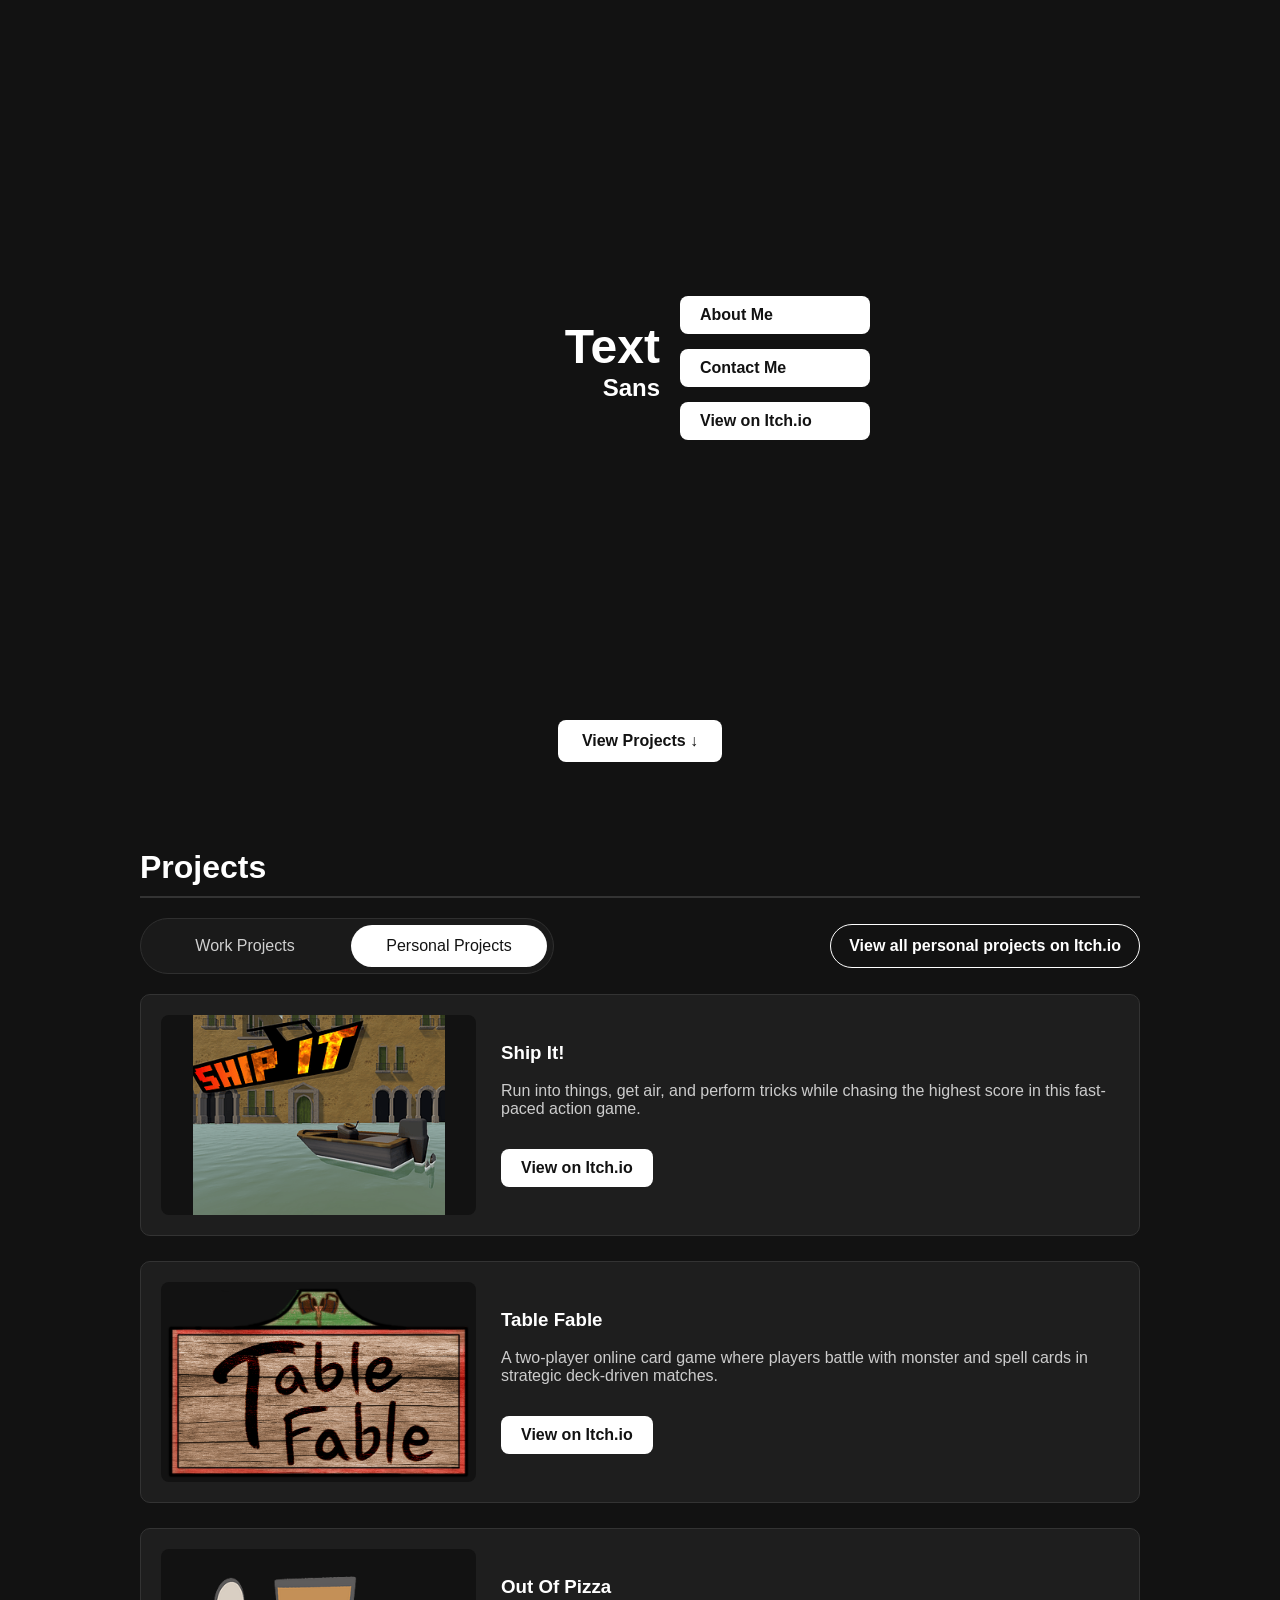
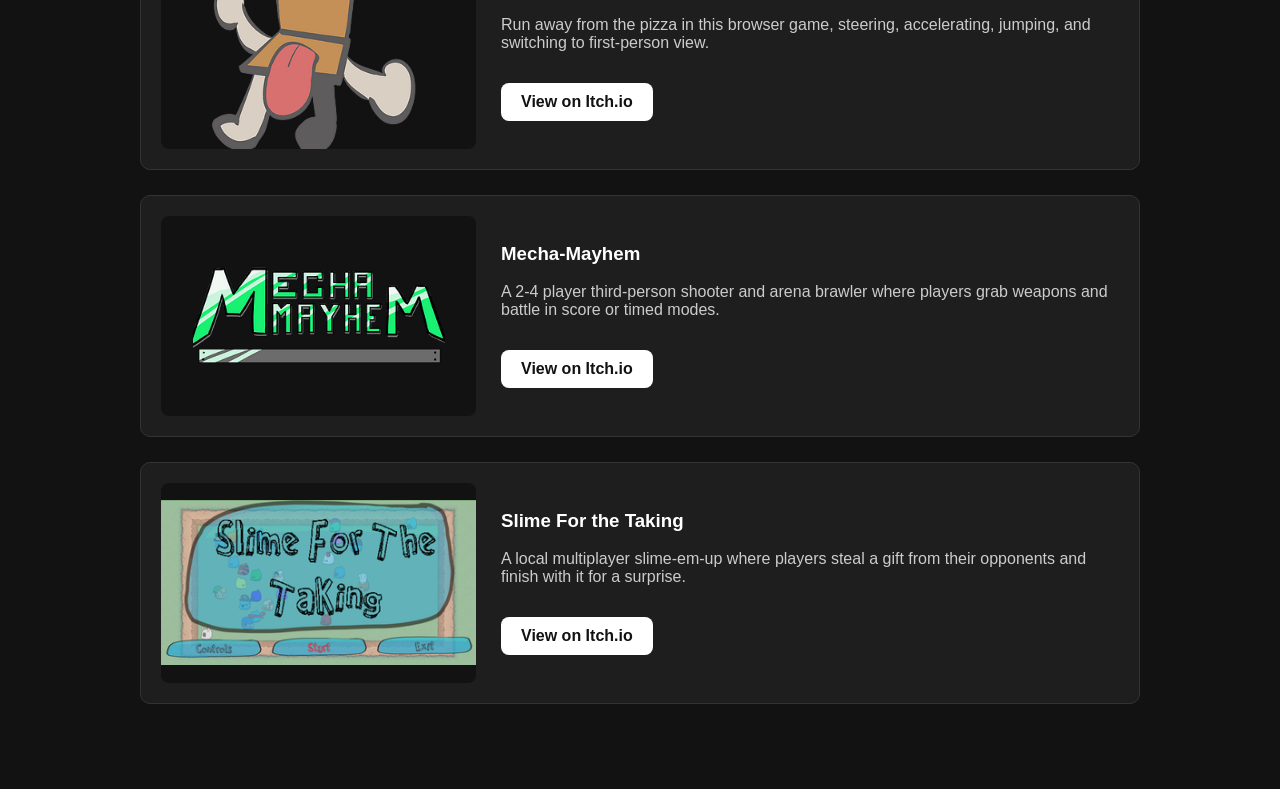
<file: index.html>
<!DOCTYPE html>
<html lang="en">

<head>
    <meta charset="UTF-8">
    <meta name="viewport" content="width=device-width, initial-scale=1.0">
    <title>Hello World</title>

    <link rel="stylesheet" href="styles.css">

</head>

<body>

    <header>
        <div class="split-view">
            <div class="left">
                <h1>Text</h1>
                <h2>Sans</h2>
            </div>
            <div class="right">
                <a href="Projects/project1.html" target="_blank" class="project-btn">About Me</a>
                <a href="Projects/project1.html" target="_blank" class="project-btn">Contact Me</a>
                <a href="https://leo-buono.itch.io/" target="_blank" rel="noopener noreferrer" class="project-btn">View on Itch.io</a>
                <!-- <a href="Projects/project1.html" target="_blank" class="project-btn">View Project</a> -->
            </div>
        </div>
    </header>
    <div class="hero">
        <a href="#projects" class="scroll-btn">View Projects ↓</a>
    </div>
    <section id="projects" class="projects">
        <h2>Projects</h2>

        <div class="project-tabs">
            <input type="radio" name="project-tab" id="personal-projects-tab" checked>
            <input type="radio" name="project-tab" id="work-projects-tab">

            <div class="project-tabs-header">
                <div class="project-tab-labels" role="tablist" aria-label="Project categories">
                    <label for="work-projects-tab" class="project-tab-label">Work Projects</label>
                    <label for="personal-projects-tab" class="project-tab-label">Personal Projects</label>
                </div>
                <a href="https://leo-buono.itch.io/" target="_blank" rel="noopener noreferrer" class="itch-projects-btn">
                    View all personal projects on Itch.io
                </a>
            </div>

            <div class="project-tab-panel personal-projects" role="tabpanel">
                <div class="project-card">
                    <div class="project-image">
                        <img src="images/project1.png" alt="Ship It! Screenshot">
                    </div>
                    <div class="project-info">
                        <h3>Ship It!</h3>
                        <p>
                            Run into things, get air, and perform tricks while chasing the highest score in this fast-paced action game.
                        </p>
                        <a href="https://leo-buono.itch.io/shipit" target="_blank" rel="noopener noreferrer" class="project-btn">View on Itch.io</a>
                    </div>
                </div>


                <div class="project-card">
                    <div class="project-image">
                        <img src="images/Project3.png" alt="Table Fable Screenshot">
                    </div>
                    <div class="project-info">
                        <h3>Table Fable</h3>
                        <p>A two-player online card game where players battle with monster and spell cards in strategic deck-driven matches.</p>
                        <a href="https://jjthething.itch.io/table-fable" target="_blank" rel="noopener noreferrer" class="project-btn">View on Itch.io</a>
                    </div>
                </div>

                <div class="project-card">
                    <div class="project-image">
                        <img src="images/project2.png" alt="Spirits of Vidr Screenshot">
                    </div>
                    <div class="project-info">
                        <h3>Out Of Pizza</h3>
                        <p>Run away from the pizza in this browser game, steering, accelerating, jumping, and switching to first-person view.</p>
                        <a href="https://jjthething.itch.io/oop" target="_blank" rel="noopener noreferrer" class="project-btn">View on Itch.io</a>
                    </div>
                </div>

                <div class="project-card">
                    <div class="project-image">
                        <img src="images/Project4.png" alt="Project Four Screenshot">
                    </div>
                    <div class="project-info">
                        <h3>Mecha-Mayhem</h3>
                        <p>A 2-4 player third-person shooter and arena brawler where players grab weapons and battle in score or timed modes.</p>
                        <a href="https://jjthething.itch.io/mm-demo" target="_blank" rel="noopener noreferrer" class="project-btn">View on Itch.io</a>
                    </div>
                </div>

                <div class="project-card">
                    <div class="project-image">
                        <img src="images/Project5.png" alt="Project Five Screenshot">
                    </div>
                    <div class="project-info">
                        <h3>Slime For the Taking</h3>
                        <p>A local multiplayer slime-em-up where players steal a gift from their opponents and finish with it for a surprise.</p>
                        <a href="https://estonianmuskrat.itch.io/slime-for-the-taking" target="_blank" rel="noopener noreferrer" class="project-btn">View on Itch.io</a>
                    </div>
                </div>

                <!-- <div class="project-card">
                    <div class="project-image">
                        <img src="images/Project6.png" alt="Project Six Screenshot">
                    </div>
                    <div class="project-info">
                        <h3>Slime For The Taking</h3>
                        <p>A short description of your sixth personal project.</p>
                        <a href="https://leo-buono.itch.io/slime-for-the-taking" target="_blank" rel="noopener noreferrer" class="project-btn">View on Itch.io</a>
                    </div>
                </div> -->

            </div>

            <div class="project-tab-panel work-projects" role="tabpanel">
                <div class="project-card">
                    <h3>Project Two</h3>
                    <p>A short description of your second project.</p>
                </div>

                <div class="project-card">
                    <h3>Project Three</h3>
                    <p>A short description of your third project.</p>
                </div>
            </div>
        </div>
    </section>

</body>

</html>
</file>
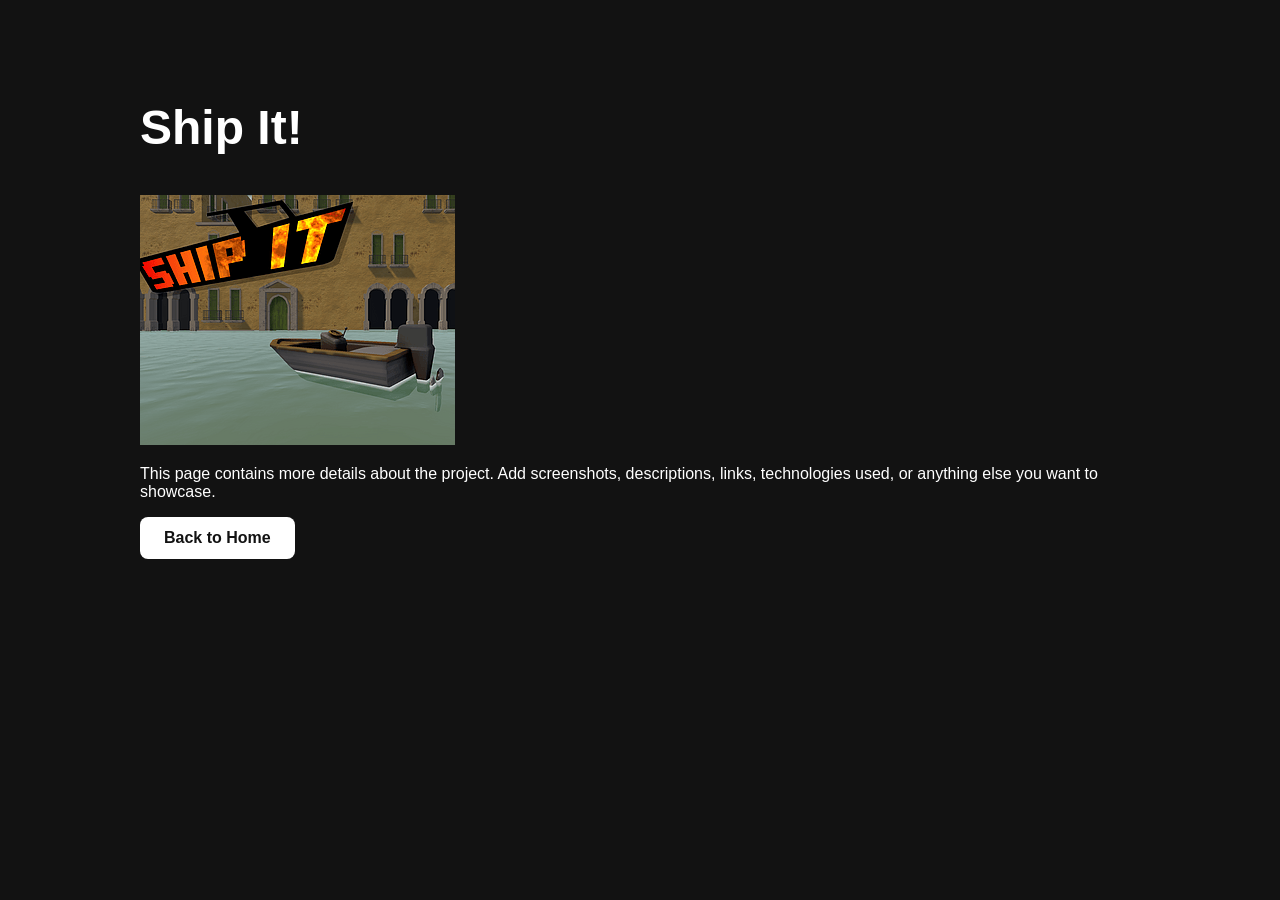
<file: Projects/project1.html>
<!DOCTYPE html>
<html lang="en">
<head>
    <meta charset="UTF-8">
    <meta name="viewport" content="width=device-width, initial-scale=1.0">
    <title>Ship It!</title>
    <link rel="stylesheet" href="styles.css">
</head>
<body>

    <section class="project-page">
        <h1>Ship It!</h1>

        <img src="../images/project1.png" alt="Project One Screenshot">

        <p>
            This page contains more details about the project.
            Add screenshots, descriptions, links, technologies used,
            or anything else you want to showcase.
        </p>

        <a href="../index.html" class="scroll-btn">Back to Home</a>
    </section>

</body>
</html>
</file>
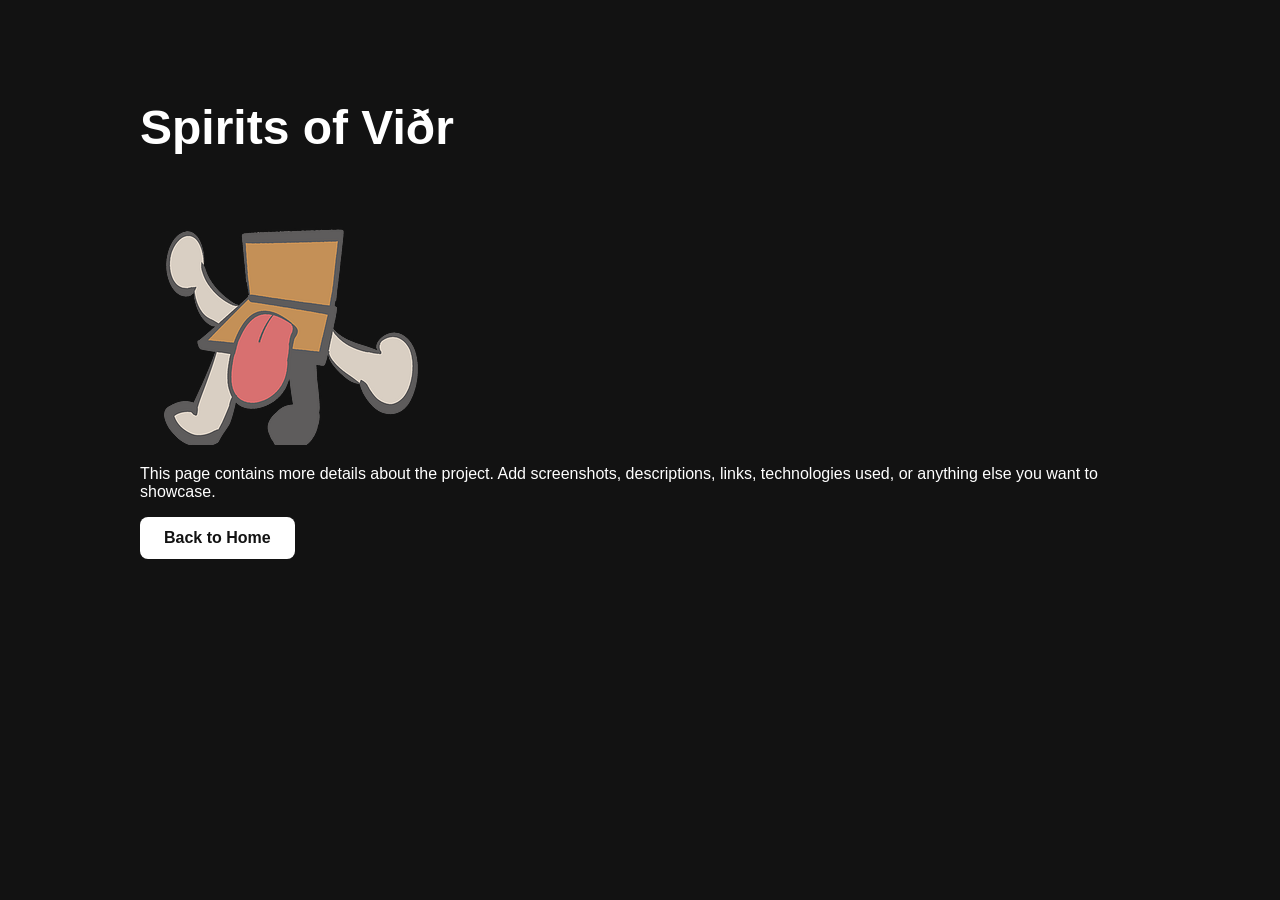
<file: Projects/project2.html>
<!DOCTYPE html>
<html lang="en">
<head>
    <meta charset="UTF-8">
    <meta name="viewport" content="width=device-width, initial-scale=1.0">
    <title>Spirits of Viðr</title>
    <link rel="stylesheet" href="styles.css">
</head>
<body>
    <section class="project-page">
        <h1>Spirits of Viðr</h1>
        <img src="../images/project2.png" alt="Project Two Screenshot">
        <p>This page contains more details about the project. Add screenshots, descriptions, links, technologies used, or anything else you want to showcase.</p>
        <a href="../index.html" class="scroll-btn">Back to Home</a>
    </section>
</body>
</html>
</file>
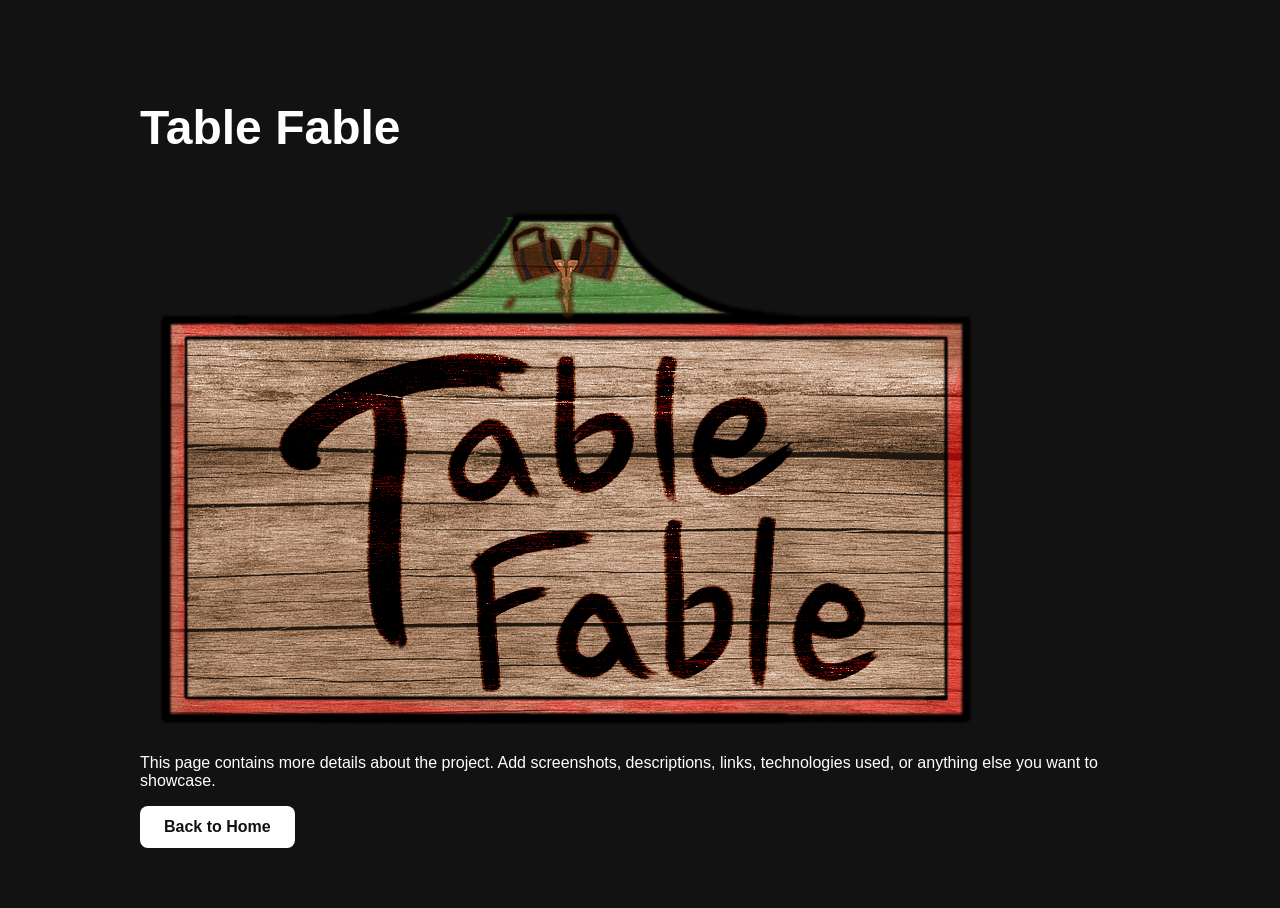
<file: Projects/project3.html>
<!DOCTYPE html>
<html lang="en">
<head>
    <meta charset="UTF-8">
    <meta name="viewport" content="width=device-width, initial-scale=1.0">
    <title>Table Fable</title>
    <link rel="stylesheet" href="styles.css">
</head>
<body>
    <section class="project-page">
        <h1>Table Fable</h1>
        <img src="../images/Project3.png" alt="Project Three Screenshot">
        <p>This page contains more details about the project. Add screenshots, descriptions, links, technologies used, or anything else you want to showcase.</p>
        <a href="../index.html" class="scroll-btn">Back to Home</a>
    </section>
</body>
</html>
</file>
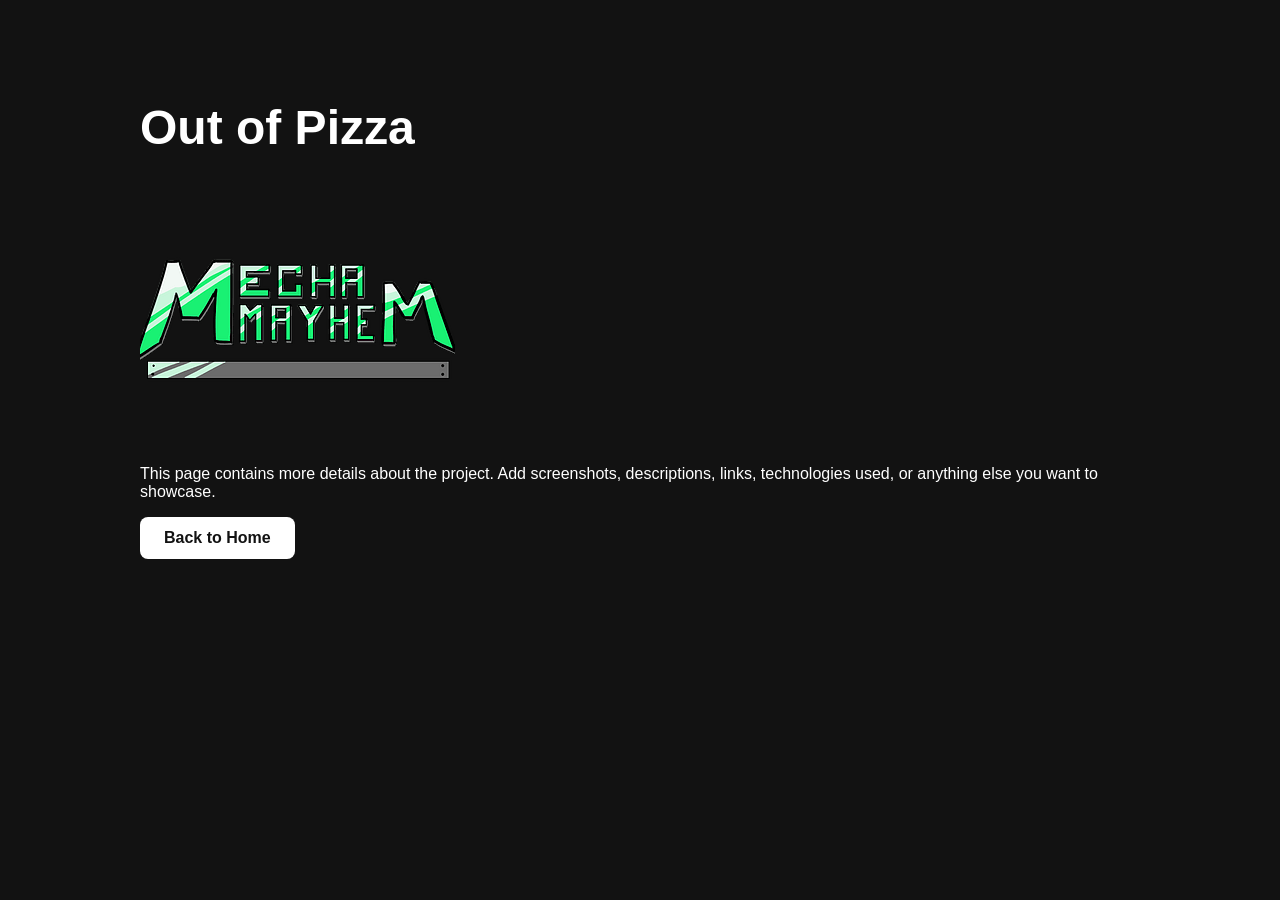
<file: Projects/project4.html>
<!DOCTYPE html>
<html lang="en">
<head>
    <meta charset="UTF-8">
    <meta name="viewport" content="width=device-width, initial-scale=1.0">
    <title>Out of Pizza</title>
    <link rel="stylesheet" href="styles.css">
</head>
<body>
    <section class="project-page">
        <h1>Out of Pizza</h1>
        <img src="../images/Project4.png" alt="Project Four Screenshot">
        <p>This page contains more details about the project. Add screenshots, descriptions, links, technologies used, or anything else you want to showcase.</p>
        <a href="../index.html" class="scroll-btn">Back to Home</a>
    </section>
</body>
</html>
</file>
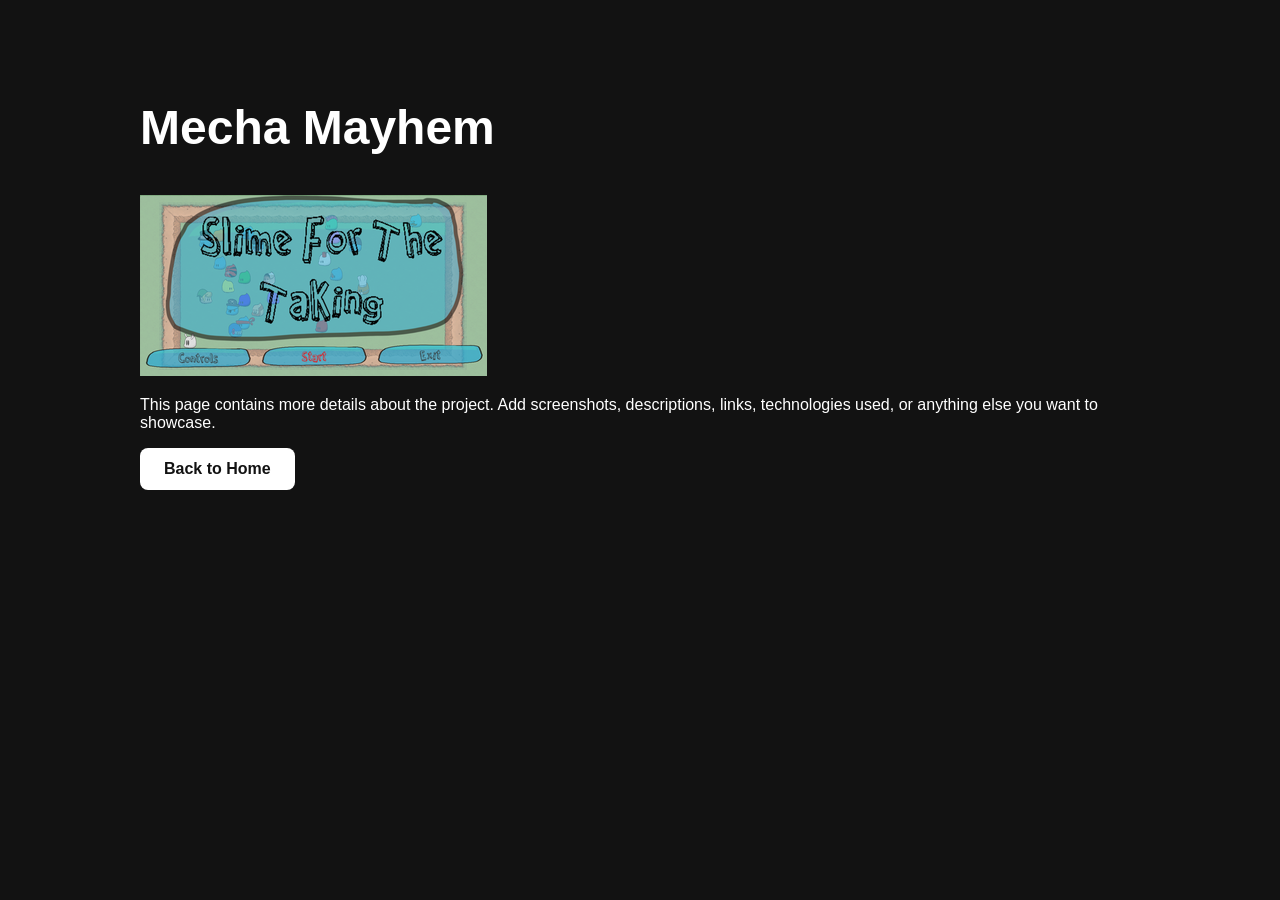
<file: Projects/project5.html>
<!DOCTYPE html>
<html lang="en">
<head>
    <meta charset="UTF-8">
    <meta name="viewport" content="width=device-width, initial-scale=1.0">
    <title>Mecha Mayhem</title>
    <link rel="stylesheet" href="styles.css">
</head>
<body>
    <section class="project-page">
        <h1>Mecha Mayhem</h1>
        <img src="../images/Project5.png" alt="Project Five Screenshot">
        <p>This page contains more details about the project. Add screenshots, descriptions, links, technologies used, or anything else you want to showcase.</p>
        <a href="../index.html" class="scroll-btn">Back to Home</a>
    </section>
</body>
</html>
</file>
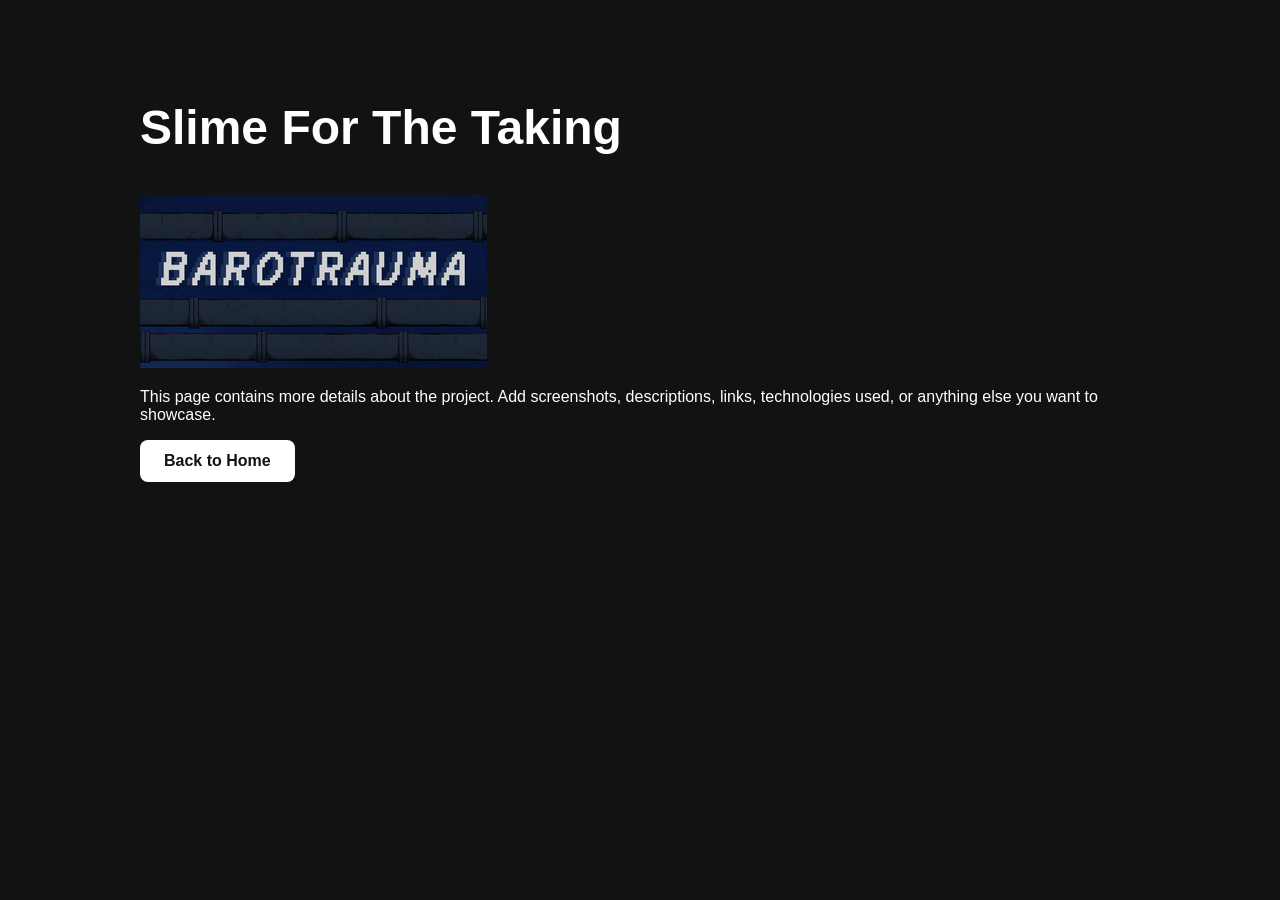
<file: Projects/project6.html>
<!DOCTYPE html>
<html lang="en">
<head>
    <meta charset="UTF-8">
    <meta name="viewport" content="width=device-width, initial-scale=1.0">
    <title>Slime For The Taking</title>
    <link rel="stylesheet" href="styles.css">
</head>
<body>
    <section class="project-page">
        <h1>Slime For The Taking</h1>
        <img src="../images/Project6.png" alt="Project Six Screenshot">
        <p>This page contains more details about the project. Add screenshots, descriptions, links, technologies used, or anything else you want to showcase.</p>
        <a href="../index.html" class="scroll-btn">Back to Home</a>
    </section>
</body>
</html>
</file>
<file: styles.css>
html {
    scroll-behavior: smooth;
}

body {
    margin: 0;
    background-color: #121212;
    color: #ffffff;
    font-family: Arial, sans-serif;
}

header {
    display: flex;
    justify-content: center;
    align-items: center;
    height: 100vh;
}

h1 {
    font-size: 3rem;
}

section {
    padding: 60px 20px;
    max-width: 1000px;
    margin: 0 auto;
}

.projects h2 {
    font-size: 2rem;
    margin-bottom: 20px;
    border-bottom: 2px solid #333;
    padding-bottom: 10px;
}

.hero {
    display: flex;
    flex-direction: column;
    align-items: center;
    gap: 20px;
}

.scroll-btn {
    display: inline-block;
    padding: 12px 24px;
    background: #ffffff;
    color: #121212;
    text-decoration: none;
    border-radius: 8px;
    font-weight: bold;
    transition: background 0.2s ease, transform 0.2s ease;
}

.scroll-btn:hover {
    background: #dddddd;
    transform: translateY(2px);
}

.project-tabs {
    display: flex;
    flex-direction: column;
    gap: 20px;
}

.project-tabs-header {
    display: flex;
    align-items: center;
    justify-content: space-between;
    gap: 20px;
}

.project-tabs input[type="radio"] {
    position: absolute;
    opacity: 0;
    pointer-events: none;
}

.project-tab-labels {
    display: inline-flex;
    flex-wrap: wrap;
    gap: 8px;
    padding: 6px;
    width: fit-content;
    background: #1a1a1a;
    border: 1px solid #2f2f2f;
    border-radius: 999px;
}

.project-tab-label {
    display: inline-flex;
    align-items: center;
    justify-content: center;
    min-width: 160px;
    padding: 12px 18px;
    border-radius: 999px;
    color: #cfcfcf;
    cursor: pointer;
    transition: background 0.2s ease, color 0.2s ease, transform 0.2s ease;
}

.project-tab-label:hover {
    color: #ffffff;
    transform: translateY(-1px);
}

#personal-projects-tab:checked ~ .project-tabs-header label[for="personal-projects-tab"],
#work-projects-tab:checked ~ .project-tabs-header label[for="work-projects-tab"] {
    background: #ffffff;
    color: #121212;
}

.itch-projects-btn {
    display: inline-block;
    padding: 12px 18px;
    border: 1px solid #ffffff;
    border-radius: 999px;
    color: #ffffff;
    text-decoration: none;
    font-weight: bold;
    text-align: center;
    transition: background 0.2s ease, color 0.2s ease, transform 0.2s ease;
}

.itch-projects-btn:hover {
    background: #ffffff;
    color: #121212;
    transform: translateY(-1px);
}

.project-tab-panel {
    display: none;
    flex-direction: column;
}

#personal-projects-tab:checked ~ .personal-projects,
#work-projects-tab:checked ~ .work-projects {
    display: flex;
}

.project-card {
    display: flex;
    flex-direction: row;
    align-items: center;
    gap: 25px;
    background: #1e1e1e;
    border: 1px solid #333;
    border-radius: 10px;
    padding: 20px;
    margin-bottom: 25px;
    transition: background 0.2s ease;
}

.project-card:hover {
    background: #292929;
}

.project-card h3 {
    margin-top: 0;
}

.project-card p {
    color: #cccccc;
}

.project-image {
    width: 315px;
    height: 200px;
    flex-shrink: 0;
    overflow: hidden;
    border-radius: 8px;
}

.project-image img {
    width: 100%;
    height: 100%;
    object-fit: contain;
    background: #121212;
}

.project-info {
    flex: 1;
}

.project-btn {
    display: inline-block;
    margin-top: 15px;
    padding: 10px 20px;
    background: #ffffff;
    color: #121212;
    text-decoration: none;
    border-radius: 8px;
    font-weight: bold;
    transition: background 0.2s ease, transform 0.2s ease;
}

.project-btn:hover {
    background: #dddddd;
    transform: translateY(2px);
}

.split-view {
    display: flex;
    width: 100vw;
    height: 80vh;
}

.left {
    width: 50%;
    padding: 20px;
    display: flex;
    flex-direction: column;
    align-items: flex-end;
    justify-content: center;
    text-align: right;
    background: #121212;
}

.left h1,
.left h2 {
    margin: 0;
}

.right {
    display: flex;
    flex-direction: column;
    align-items: flex-start;
    justify-content: center;
    background: #121212;
}

.right button,
.right a {
    width: 150px;
}

html,
header {
    margin: 0;
    width: 100%;
    height: 100%;
}

@media (max-width: 720px) {
    .project-tabs-header {
        flex-direction: column;
        align-items: stretch;
    }

    .project-tab-labels {
        width: 100%;
    }

    .project-tab-label {
        min-width: 0;
        flex: 1 1 100%;
    }

    .project-card {
        flex-direction: column;
        align-items: stretch;
    }

    .project-image {
        width: 100%;
        height: 220px;
    }

    .split-view {
        flex-direction: column;
        height: auto;
        width: auto;
    }

    .left,
    .right {
        width: 100%;
        align-items: center;
        text-align: center;
    }
}
</file>
<file: Projects/styles.css>
html {
    scroll-behavior: smooth;
}

body {
    margin: 0;
    background-color: #121212;
    color: #ffffff;
    font-family: Arial, sans-serif;
}

header {
    display: flex;
    justify-content: center;
    align-items: center;
    height: 100vh;
}

h1 {
    font-size: 3rem;
}

section {
    padding: 60px 20px;
    max-width: 1000px;
    margin: 0 auto;
}

.projects h2 {
    font-size: 2rem;
    margin-bottom: 20px;
    border-bottom: 2px solid #333;
    padding-bottom: 10px;
}

.project-card {
    background: #1e1e1e;
    border: 1px solid #333;
    border-radius: 10px;
    padding: 20px;
    margin-bottom: 20px;
    transition: background 0.2s ease;
}

.project-card:hover {
    background: #292929;
}

.project-card h3 {
    margin-top: 0;
}

.project-card p {
    color: #cccccc;
}
.hero {
    display: flex;
    flex-direction: column;
    align-items: center;
    gap: 20px;
}

.scroll-btn {
    display: inline-block;
    padding: 12px 24px;
    background: #ffffff;
    color: #121212;
    text-decoration: none;
    border-radius: 8px;
    font-weight: bold;
    transition: background 0.2s ease, transform 0.2s ease;
}

.scroll-btn:hover {
    background: #dddddd;
    transform: translateY(2px);
}
</file>
